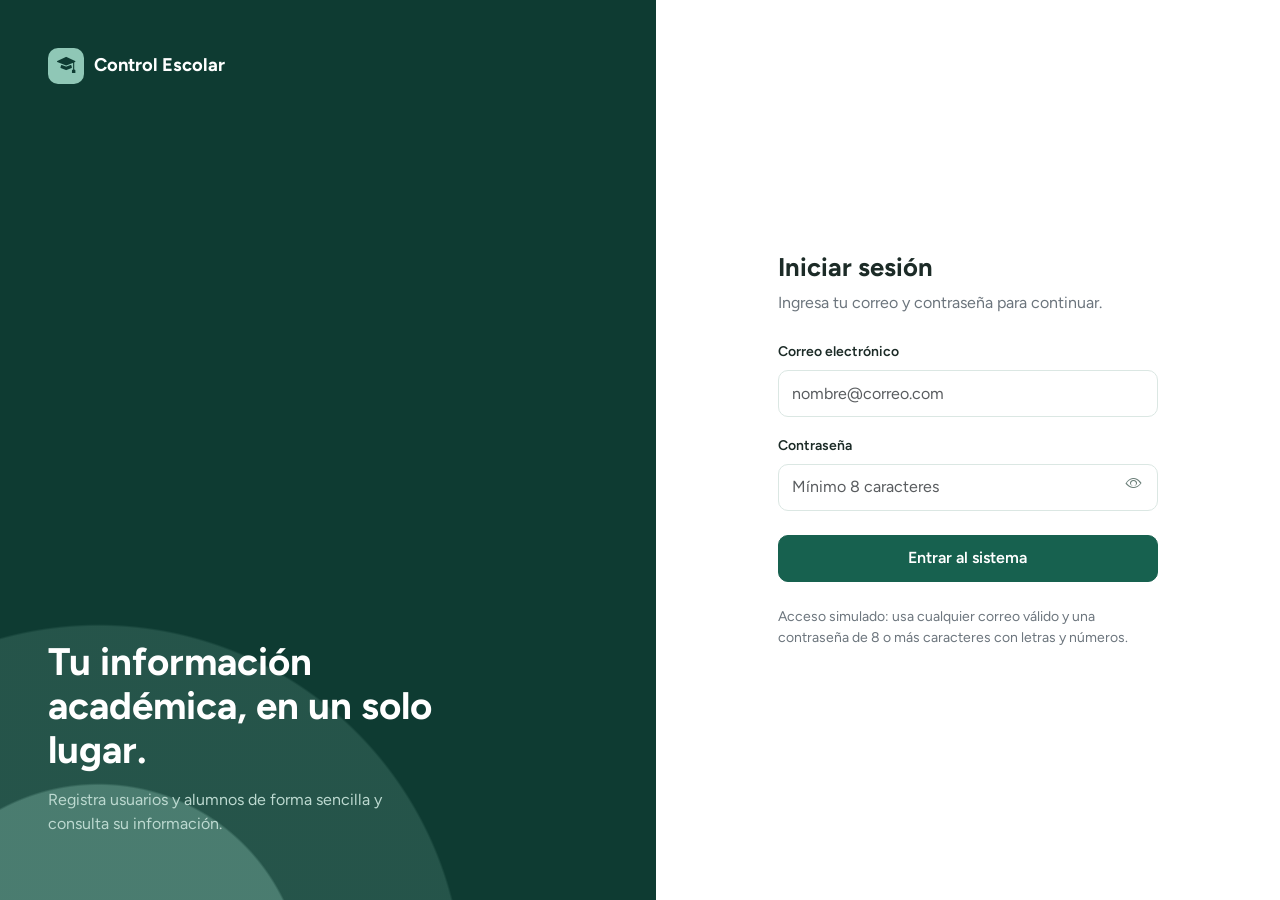
<file: index.html>
<!DOCTYPE html>
<html lang="es">
<head>
  <meta charset="UTF-8">
  <meta name="viewport" content="width=device-width, initial-scale=1">
  <title>Panel · Control Escolar</title>
  <link rel="preconnect" href="https://fonts.googleapis.com">
  <link href="https://fonts.googleapis.com/css2?family=Figtree:wght@400;500;600;700&display=swap" rel="stylesheet">
  <link href="https://cdn.jsdelivr.net/npm/bootstrap@5.3.3/dist/css/bootstrap.min.css" rel="stylesheet">
  <link href="https://cdn.jsdelivr.net/npm/bootstrap-icons@1.11.3/font/bootstrap-icons.min.css" rel="stylesheet">
  <link href="css/styles.css" rel="stylesheet">
</head>
<body>

  <!-- SIDEBAR -->
  <aside class="sidebar" id="sidebar">
    <div class="brand"><span class="brand-mark"><i class="bi bi-mortarboard-fill"></i></span> Control Escolar</div>
    <nav>
      <ul class="nav flex-column gap-1">
        <li><a class="nav-link active" data-vista="inicio"><i class="bi bi-house-door"></i> Inicio</a></li>
        <li>
          <a class="nav-link" data-bs-toggle="collapse" href="#submenuUsuarios" role="button" aria-expanded="false" aria-controls="submenuUsuarios">
            <i class="bi bi-people"></i> Usuarios <i class="bi bi-chevron-down chev"></i>
          </a>
          <div class="collapse" id="submenuUsuarios">
            <ul class="submenu">
              <li><a class="nav-link" data-vista="captura"><i class="bi bi-pencil-square"></i> Captura</a></li>
            </ul>
          </div>
        </li>
      </ul>
    </nav>
  </aside>
  <div class="backdrop-nav" id="backdropNav"></div>

  <div class="main">
    <!-- NAVBAR -->
    <header class="topbar">
      <button class="btn-burger" id="btnMenu" aria-label="Abrir o cerrar menú lateral"><i class="bi bi-list"></i></button>
      <div class="ms-auto dropdown">
        <button class="user-btn dropdown-toggle" data-bs-toggle="dropdown" aria-expanded="false">
          <span class="avatar" id="avatarUsuario">U</span>
          <span id="nombreUsuario">Usuario</span>
        </button>
        <ul class="dropdown-menu dropdown-menu-end shadow-sm">
          <li><button class="dropdown-item" id="btnSalir"><i class="bi bi-box-arrow-right me-2"></i>Salir del sistema</button></li>
        </ul>
      </div>
    </header>

    <main class="content">

      <!-- VISTA: INICIO -->
      <section id="vista-inicio">
        <div class="welcome">
          <h2>Bienvenido</h2>
          <p class="mb-0 text-secondary">Abre <strong>Usuarios → Captura</strong> en el menú lateral para registrar usuarios y alumnos.</p>
        </div>
      </section>

      <!-- VISTA: CAPTURA -->
      <section id="vista-captura" hidden>
        <h1 class="page-title">Captura</h1>
        <p class="page-sub">Registra usuarios del sistema y alumnos.</p>

        <div class="row g-4">
          <!-- Formulario de usuario -->
          <div class="col-lg-6">
            <div class="panel">
              <h3><i class="bi bi-person-plus"></i> Nuevo usuario</h3>
              <form id="formUsuario" novalidate>
                <div class="mb-3">
                  <label class="form-label" for="uNombre">Nombre de usuario</label>
                  <input class="form-control" id="uNombre" placeholder="Ej. maria.lopez">
                  <div class="invalid-feedback">Escribe un nombre de usuario de al menos 3 caracteres.</div>
                </div>
                <div class="mb-3">
                  <label class="form-label" for="uCorreo">Correo electrónico</label>
                  <input type="email" class="form-control" id="uCorreo" placeholder="nombre@correo.com">
                  <div class="invalid-feedback">Escribe un correo válido, por ejemplo nombre@correo.com.</div>
                </div>
                <div class="mb-3">
                  <label class="form-label" for="uPassword">Contraseña</label>
                  <input type="password" class="form-control" id="uPassword" placeholder="Mínimo 8 caracteres">
                  <div class="invalid-feedback">Usa al menos 8 caracteres, con letras y números.</div>
                </div>
                <div id="avisoUsuario" class="alert alert-success py-2 small" hidden></div>
                <button class="btn btn-jade" type="submit">Guardar usuario</button>
              </form>
            </div>
          </div>

          <!-- Formulario de alumnos -->
          <div class="col-lg-6">
            <div class="panel">
              <h3><i class="bi bi-mortarboard"></i> Nuevo alumno</h3>
              <form id="formAlumno" novalidate>
                <div class="mb-3">
                  <label class="form-label" for="aNombre">Nombre completo</label>
                  <input class="form-control" id="aNombre" placeholder="Ej. Ana Pérez Ruiz">
                  <div class="invalid-feedback">Escribe el nombre del alumno.</div>
                </div>
                <div class="mb-3">
                  <label class="form-label" for="aControl">Número de control</label>
                  <input class="form-control" id="aControl" inputmode="numeric" maxlength="6" placeholder="6 dígitos">
                  <div class="invalid-feedback">El número de control debe tener exactamente 6 dígitos.</div>
                </div>
                <div class="mb-3">
                  <label class="form-label" for="aNacimiento">Fecha de nacimiento</label>
                  <input type="date" class="form-control" id="aNacimiento">
                  <div class="invalid-feedback">Selecciona una fecha de nacimiento válida.</div>
                </div>
                <button class="btn btn-jade" type="submit">Guardar y ver edad</button>
              </form>
            </div>
          </div>

          <!-- Tabla de alumnos -->
          <div class="col-12">
            <div class="panel">
              <h3><i class="bi bi-list-ul"></i> Alumnos registrados</h3>
              <div class="table-responsive">
                <table class="table align-middle mb-0">
                  <thead><tr><th>Nombre</th><th>No. de control</th><th>Edad</th><th>Situación</th></tr></thead>
                  <tbody id="tablaAlumnos">
                    <tr id="filaVacia"><td colspan="4" class="text-secondary">Aún no hay alumnos. Registra el primero con el formulario de arriba.</td></tr>
                  </tbody>
                </table>
              </div>
            </div>
          </div>
        </div>

        <!-- Tabla de usuarios -->
   <div class="col-12">
     <div class="panel">
       <h3><i class="bi bi-people"></i> Usuarios registrados</h3>
       <div class="table-responsive">
         <table class="table align-middle mb-0">
           <thead>
             <tr>
               <th>Usuario</th>
               <th>Correo electrónico</th>
               </tr>
                </thead>
                <tbody id="tablaUsuarios">
                <tr id="filaVaciaUsuario">
            <td colspan="2" class="text-secondary">Aún no hay usuarios registrados.</td>
          </tr>
        </tbody>
      </table>
    </div>
  </div>
</div>

      </section>

    </main>
  </div>

  

  <!-- MODAL DE EDAD -->
  <div class="modal fade" id="modalEdad" tabindex="-1" aria-hidden="true">
    <div class="modal-dialog modal-dialog-centered modal-sm">
      <div class="modal-content text-center p-3">
        <div class="modal-body">
          <div class="modal-icon ok" id="modalIcono"><i class="bi bi-check-lg"></i></div>
          <h5 class="fw-bold mb-1" id="modalTitulo"></h5>
          <p class="text-secondary mb-3" id="modalTexto"></p>
          <button class="btn btn-jade w-100" data-bs-dismiss="modal">Entendido</button>
        </div>
      </div>
    </div>
  </div>

  <script src="https://cdn.jsdelivr.net/npm/bootstrap@5.3.3/dist/js/bootstrap.bundle.min.js"></script>
  <script src="js/utileria.js"></script>
  <script src="js/app.js"></script>
</body>
</html>
</file>
<file: css/styles.css>
:root {
  --jade-900: #0e3b32;
  --jade-700: #17614f;
  --jade-500: #2f8f78;
  --jade-300: #8fc7b6;
  --jade-100: #e3f1ec;
  --jade-50: #f4f9f7;
  --ink: #1c2b27;
  --muted: #6b7f79;
  --line: #dbe7e3;
  --radius: 14px;
  --sidebar-w: 264px;
  --bs-body-font-family: "Figtree", system-ui, sans-serif;
  --bs-body-color: var(--ink);
}

body { background: var(--jade-50); font-family: var(--bs-body-font-family); }

/* Botones y formularios en verde jade */
.btn-jade {
  --bs-btn-color: #fff; --bs-btn-bg: var(--jade-700); --bs-btn-border-color: var(--jade-700);
  --bs-btn-hover-color: #fff; --bs-btn-hover-bg: var(--jade-900); --bs-btn-hover-border-color: var(--jade-900);
  --bs-btn-active-bg: var(--jade-900); --bs-btn-active-border-color: var(--jade-900);
  --bs-btn-focus-shadow-rgb: 47, 143, 120;
  border-radius: 10px; font-weight: 600; padding: .65rem 1.1rem;
}
.btn-soft {
  --bs-btn-color: var(--jade-700); --bs-btn-bg: var(--jade-100); --bs-btn-border-color: transparent;
  --bs-btn-hover-bg: #d3e8e1; --bs-btn-hover-color: var(--jade-900); --bs-btn-hover-border-color: transparent;
  border-radius: 10px; font-weight: 600;
}
.form-control, .form-select { border-radius: 10px; border-color: var(--line); padding: .65rem .85rem; }
.form-control:focus, .form-select:focus { border-color: var(--jade-500); box-shadow: 0 0 0 .2rem rgba(47,143,120,.18); }
.form-label { font-weight: 600; font-size: .875rem; }
a { color: var(--jade-700); }

/* ---------- LOGIN ---------- */
.login-shell { min-height: 100vh; display: grid; grid-template-columns: 1.05fr 1fr; }
.login-aside {
  background:
    radial-gradient(circle at 15% 110%, rgba(143,199,182,.35) 0 18%, transparent 18.2%),
    radial-gradient(circle at 15% 110%, rgba(143,199,182,.18) 0 32%, transparent 32.2%),
    var(--jade-900);
  color: #fff; display: flex; flex-direction: column; justify-content: space-between; padding: 3rem;
}
.brand { display: flex; align-items: center; gap: .65rem; font-weight: 700; font-size: 1.15rem; }
.brand-mark { width: 36px; height: 36px; border-radius: 10px; background: var(--jade-300); color: var(--jade-900); display: grid; place-items: center; }
.login-aside h1 { font-size: 2.4rem; font-weight: 700; line-height: 1.15; max-width: 16ch; }
.login-aside p { color: #bcd9d0; max-width: 38ch; }
.login-main { display: grid; place-items: center; padding: 2rem; background: #fff; }
.login-card { width: 100%; max-width: 380px; }
.login-card h2 { font-weight: 700; font-size: 1.6rem; }
.pass-wrap { position: relative; }
.pass-wrap .toggle-pass { position: absolute; right: .5rem; top: 1.3rem; transform: translateY(-50%); border: 0; background: none; color: var(--muted); padding: .35rem .5rem; }
.pass-wrap .form-control { padding-right: 2.8rem; }
@media (max-width: 860px) {
  .login-shell { grid-template-columns: 1fr; }
  .login-aside { display: none; }
}

/* ---------- SISTEMA ---------- */
.sidebar {
  position: fixed; inset: 0 auto 0 0; width: var(--sidebar-w); background: var(--jade-900); color: #cfe6de;
  display: flex; flex-direction: column; padding: 1.25rem 1rem; z-index: 1040; transition: transform .25s ease;
}
.sidebar .brand { color: #fff; padding: .25rem .5rem 1.5rem; }
.sidebar .nav-link {
  display: flex; align-items: center; gap: .7rem; color: #cfe6de; padding: .65rem .8rem; border-radius: 10px; font-weight: 500; cursor: pointer;
}
.sidebar .nav-link:hover { background: rgba(255,255,255,.07); color: #fff; }
.sidebar .nav-link.active { background: var(--jade-700); color: #fff; }
.sidebar .chev { margin-left: auto; transition: transform .2s; font-size: .8rem; }
.sidebar [aria-expanded="true"] .chev { transform: rotate(180deg); }
.submenu { list-style: none; margin: .15rem 0 .35rem 1.35rem; padding-left: .75rem; border-left: 1px solid rgba(255,255,255,.15); }
.submenu .nav-link { font-size: .92rem; padding: .5rem .7rem; }
.sidebar-foot { margin-top: auto; font-size: .8rem; color: #8db5a8; padding: .5rem; }

.topbar {
  position: sticky; top: 0; z-index: 1030; height: 64px; background: #fff; border-bottom: 1px solid var(--line);
  display: flex; align-items: center; gap: 1rem; padding: 0 1.5rem;
}
.btn-burger { border: 1px solid var(--line); background: #fff; border-radius: 10px; width: 40px; height: 40px; display: grid; place-items: center; color: var(--jade-700); font-size: 1.25rem; }
.btn-burger:hover { background: var(--jade-100); }
.user-btn { display: flex; align-items: center; gap: .6rem; border: 0; background: none; padding: .3rem .5rem; border-radius: 10px; font-weight: 600; color: var(--ink); }
.user-btn:hover { background: var(--jade-50); }
.avatar { width: 34px; height: 34px; border-radius: 50%; background: var(--jade-100); color: var(--jade-700); display: grid; place-items: center; font-weight: 700; }
.dropdown-menu { border-radius: 12px; border-color: var(--line); padding: .4rem; }
.dropdown-item { border-radius: 8px; }
.dropdown-item:hover { background: var(--jade-100); }

.main { margin-left: var(--sidebar-w); transition: margin-left .25s ease; min-height: 100vh; }
body.sidebar-hidden .sidebar { transform: translateX(-100%); }
body.sidebar-hidden .main { margin-left: 0; }
.backdrop-nav { display: none; }
@media (max-width: 991.98px) {
  .main { margin-left: 0; }
  body:not(.sidebar-hidden) .backdrop-nav { display: block; position: fixed; inset: 0; background: rgba(14,59,50,.45); z-index: 1035; }
}

.content { padding: 2rem 1.5rem; max-width: 1040px; }
.page-title { font-weight: 700; font-size: 1.6rem; margin-bottom: .25rem; }
.page-sub { color: var(--muted); margin-bottom: 1.75rem; }
.panel { background: #fff; border: 1px solid var(--line); border-radius: var(--radius); padding: 1.5rem; height: 100%; }
.panel h3 { font-size: 1.05rem; font-weight: 700; margin-bottom: 1.1rem; display: flex; align-items: center; gap: .5rem; }
.panel h3 i { color: var(--jade-500); }
.welcome { background: var(--jade-100); border-radius: var(--radius); padding: 2rem; }
.welcome h2 { font-weight: 700; }
.table { --bs-table-bg: transparent; font-size: .92rem; }
.table th { color: var(--muted); font-weight: 600; }
.badge-ok { background: var(--jade-100); color: var(--jade-700); }
.badge-no { background: #f3ece3; color: #8a6a3b; }
.modal-content { border-radius: var(--radius); border: 0; }
.modal-icon { width: 64px; height: 64px; border-radius: 50%; display: grid; place-items: center; font-size: 1.8rem; margin: 0 auto 1rem; }
.modal-icon.ok { background: var(--jade-100); color: var(--jade-700); }
.modal-icon.no { background: #f3ece3; color: #8a6a3b; }
:focus-visible { outline: 2px solid var(--jade-500); outline-offset: 2px; }
@media (prefers-reduced-motion: reduce) { * { transition: none !important; } }
</file>
